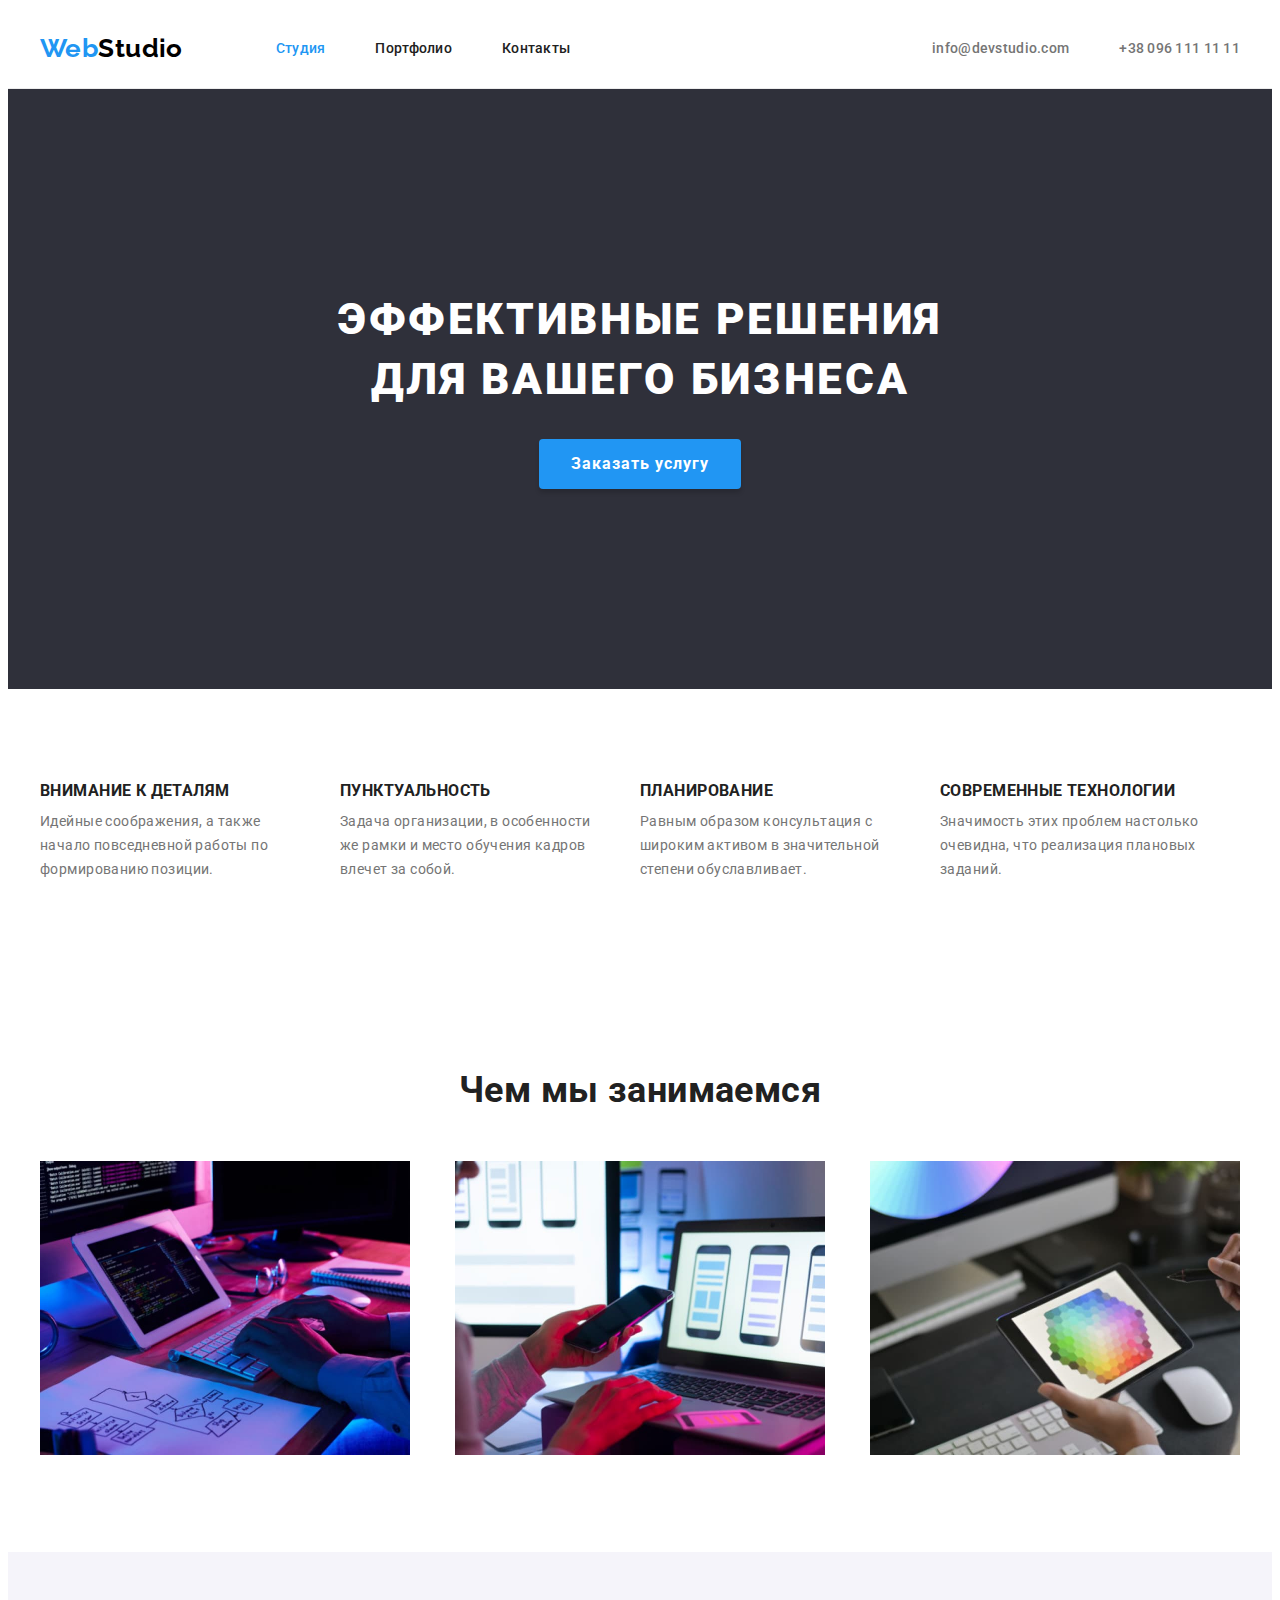
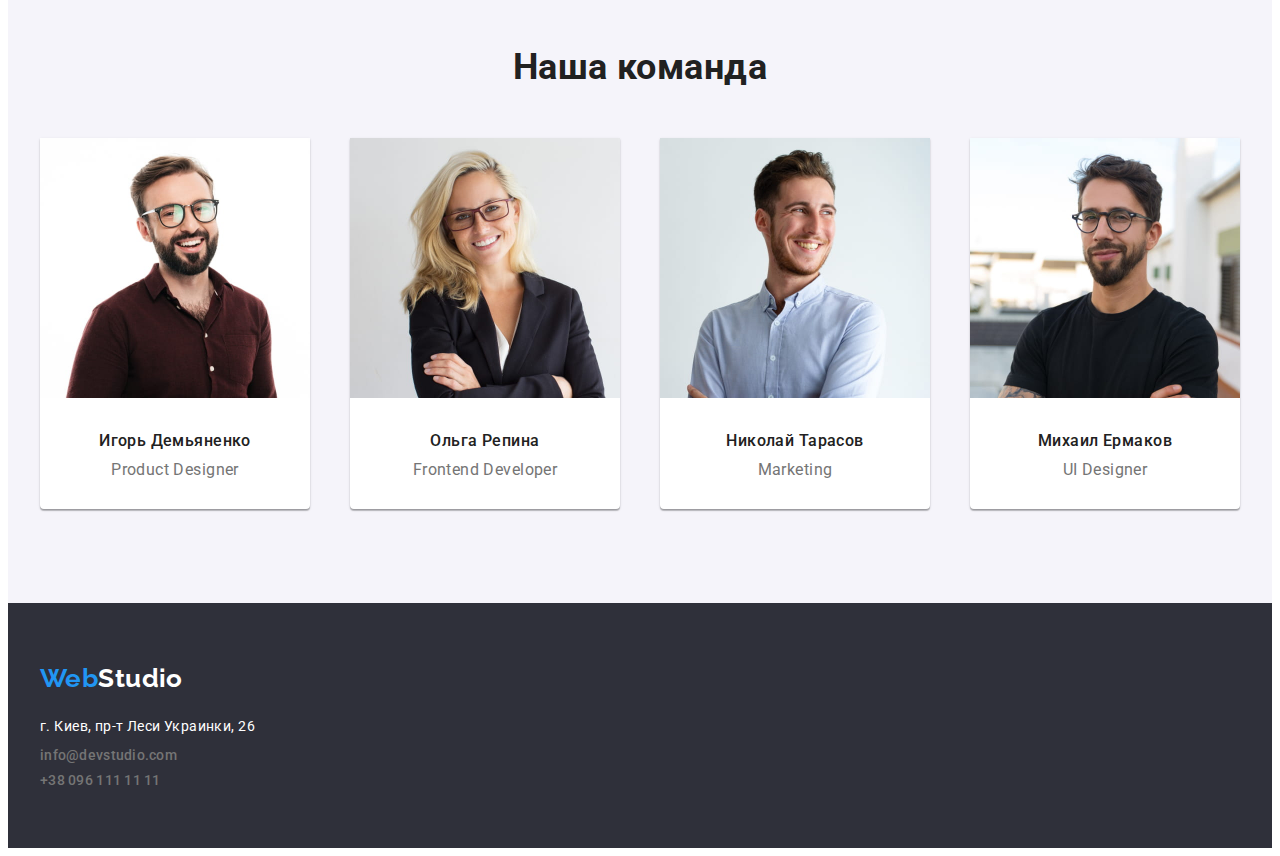
<file: index.html>
<!DOCTYPE html>
<html lang="ru">
    <head>
        <meta charset="UTF-8">
        <meta name="viewport" content="width=device-width, initial-scale=1.0">
        <title>WebStudio | Главная</title>
        <link rel="stylesheet" href="https://cdnjs.cloudflare.com/ajax/libs/modern-normalize/1.0.0/modern-normalize.min.css"
            integrity="sha512-ISS7cAi1PEhQ8jnbJpJZMd29NlhNj4AWYyLOSp2CE/CsHxTCu+r+t0D2yoJudVrd0/8fTVPUVDzY5Tvli75u/g=="
            crossorigin="anonymous" />
        <link rel="preconnect" href="https://fonts.gstatic.com">
        <link
            href="https://fonts.googleapis.com/css2?family=Raleway:wght@700&family=Roboto:wght@300;400;500;700;900&display=swap"
            rel="stylesheet">
        <link rel="stylesheet" href="./css/style.css">
    </head>

    <body>

        <!-- Header block -->
        <header>
            <div class="header container">
                <nav class="nav">
                    <a class="logo" href="./index.html">
                        Web<span class="color-black">Studio</span>
                    </a>
                    <ul class="nav-list">
                        <li class="nav-item"><a class="nav-link nav-link__current" href="./index.html">Студия</a></li>
                        <li class="nav-item"><a class="nav-link" href="./portfolio.html">Портфолио</a></li>
                        <li class="nav-item"><a class="nav-link" href="">Контакты</a></li>
                    </ul>
                </nav>
                <ul class="header-contacts__list">
                    <li class="contacts-item"><a class="contacts-link" href="mailto:info@devstudio.com">info@devstudio.com</a></li>
                    <li class="contacts-item"><a class="contacts-link" href="tel:+380961111111">+38 096 111 11 11</a></li>
                </ul>
            </div>
        </header>

        <!-- Main content -->
        <main>
            <section class="hero">
                <div class="hero-section__container">
                    <h1 class="hero-section__heading">Эффективные решения для вашего бизнеса</h1>
                    <a class="hero-btn" href="">Заказать услугу</a>
                </div>
            </section>
            
            <section class="section">
                <div class="container">
                    <h2 class="visually-hidden">Наши преимущества</h2>
                    <ul class="pros-list">
                        <li class="pros-item">
                            <h3 class="pros-item__heading">Внимание к деталям</h3>
                            <p class="pros-item__description">Идейные соображения, а также начало повседневной работы по формированию позиции.</p>
                        </li>
                        <li class="pros-item">
                            <h3 class="pros-item__heading">Пунктуальность</h3>
                            <p class="pros-item__description">Задача организации, в особенности же рамки и место обучения кадров влечет за собой.</p>
                        </li>
                        <li class="pros-item">
                            <h3 class="pros-item__heading">Планирование</h3>
                            <p class="pros-item__description">Равным образом консультация с широким активом в значительной степени обуславливает.</p>
                        </li>
                        <li class="pros-item">
                            <h3 class="pros-item__heading">Современные технологии</h3>
                            <p class="pros-item__description">Значимость этих проблем настолько очевидна, что реализация плановых заданий.</p>
                        </li>
                    </ul>
                </div>
            </section>
            
            <section class="occupation-section section">
                <div class="container">
                    <h2 class="occupation-section__heading">Чем мы занимаемся</h2>
                    <ul class="occupation-list">
                        <li class="occupation-item"><img src="./img/main_1.jpg" alt="Работа за ноутбуком" width="370" height="294"></li>
                        <li class="occupation-item"><img src="./img/main_2.jpg" alt="Листание инстика во время работы за ноутбуком" width="370" height="294">
                        </li>
                        <li class="occupation-item"><img src="./img/main_3.jpg" alt="Разглядывание цветовой палитры на планшене" width="370" height="294"></li>
                    </ul>
                </div>
            </section>
            
            <section class="team-section section">
                <div class="container">
                    <h2 class="team-section__heading">Наша команда</h2>
                    <ul class="team-list">
                        <li class="team-item">
                            <img class="team-item__thumbnail" src="./img/team_1.jpg" alt="Игорь Демьяненко" width="270" height="260">
                            <div class="team-item__text-block">
                                <h3 class="team-item__heading">Игорь Демьяненко</h3>
                                <p class="team-item__description">Product Designer</p>
                            </div>
                        </li>
                        <li class="team-item">
                            <img class="team-item__thumbnail" src="./img/team_2.jpg" alt="Ольга Репина" width="270" height="260">
                            <div class="team-item__text-block">
                                <h3 class="team-item__heading">Ольга Репина</h3>
                                <p class="team-item__description">Frontend Developer</p>
                            </div>
                        </li>
                        <li class="team-item">
                            <img class="team-item__thumbnail" src="./img/team_3.jpg" alt="Николай Тарасов" width="270" height="260">
                            <div class="team-item__text-block">
                                <h3 class="team-item__heading">Николай Тарасов</h3>
                                <p class="team-item__description">Marketing</p>
                            </div>
                        </li>
                        <li class="team-item">
                            <img class="team-item__thumbnail" src="./img/team_4.jpg" alt="Михаил Ермаков" width="270" height="260">
                            <div class="team-item__text-block">
                                <h3 class="team-item__heading">Михаил Ермаков</h3>
                                <p class="team-item__description">UI Designer</p>
                            </div>
                        </li>
                    </ul>
                </div>
            </section>
        </main>

        <!-- Footer block -->
        <footer class="footer">
            <div class="container">
                <a class="logo" href="./index.html" title="logo">
                    Web<span class="color-white">Studio</span>
                </a>
                <address>г. Киев, пр-т Леси Украинки, 26</address>
                <ul class="footer-contacts__list">
                    <li class="contacts-item"><a class="contacts-link" href="mailto:info@devstudio.com">info@devstudio.com</a></li>
                    <li class="contacts-item"><a class="contacts-link" href="tel:+380961111111">+38 096 111 11 11</a></li>
                </ul>
            </div>
        </footer>
    </body>
</html>
</file>
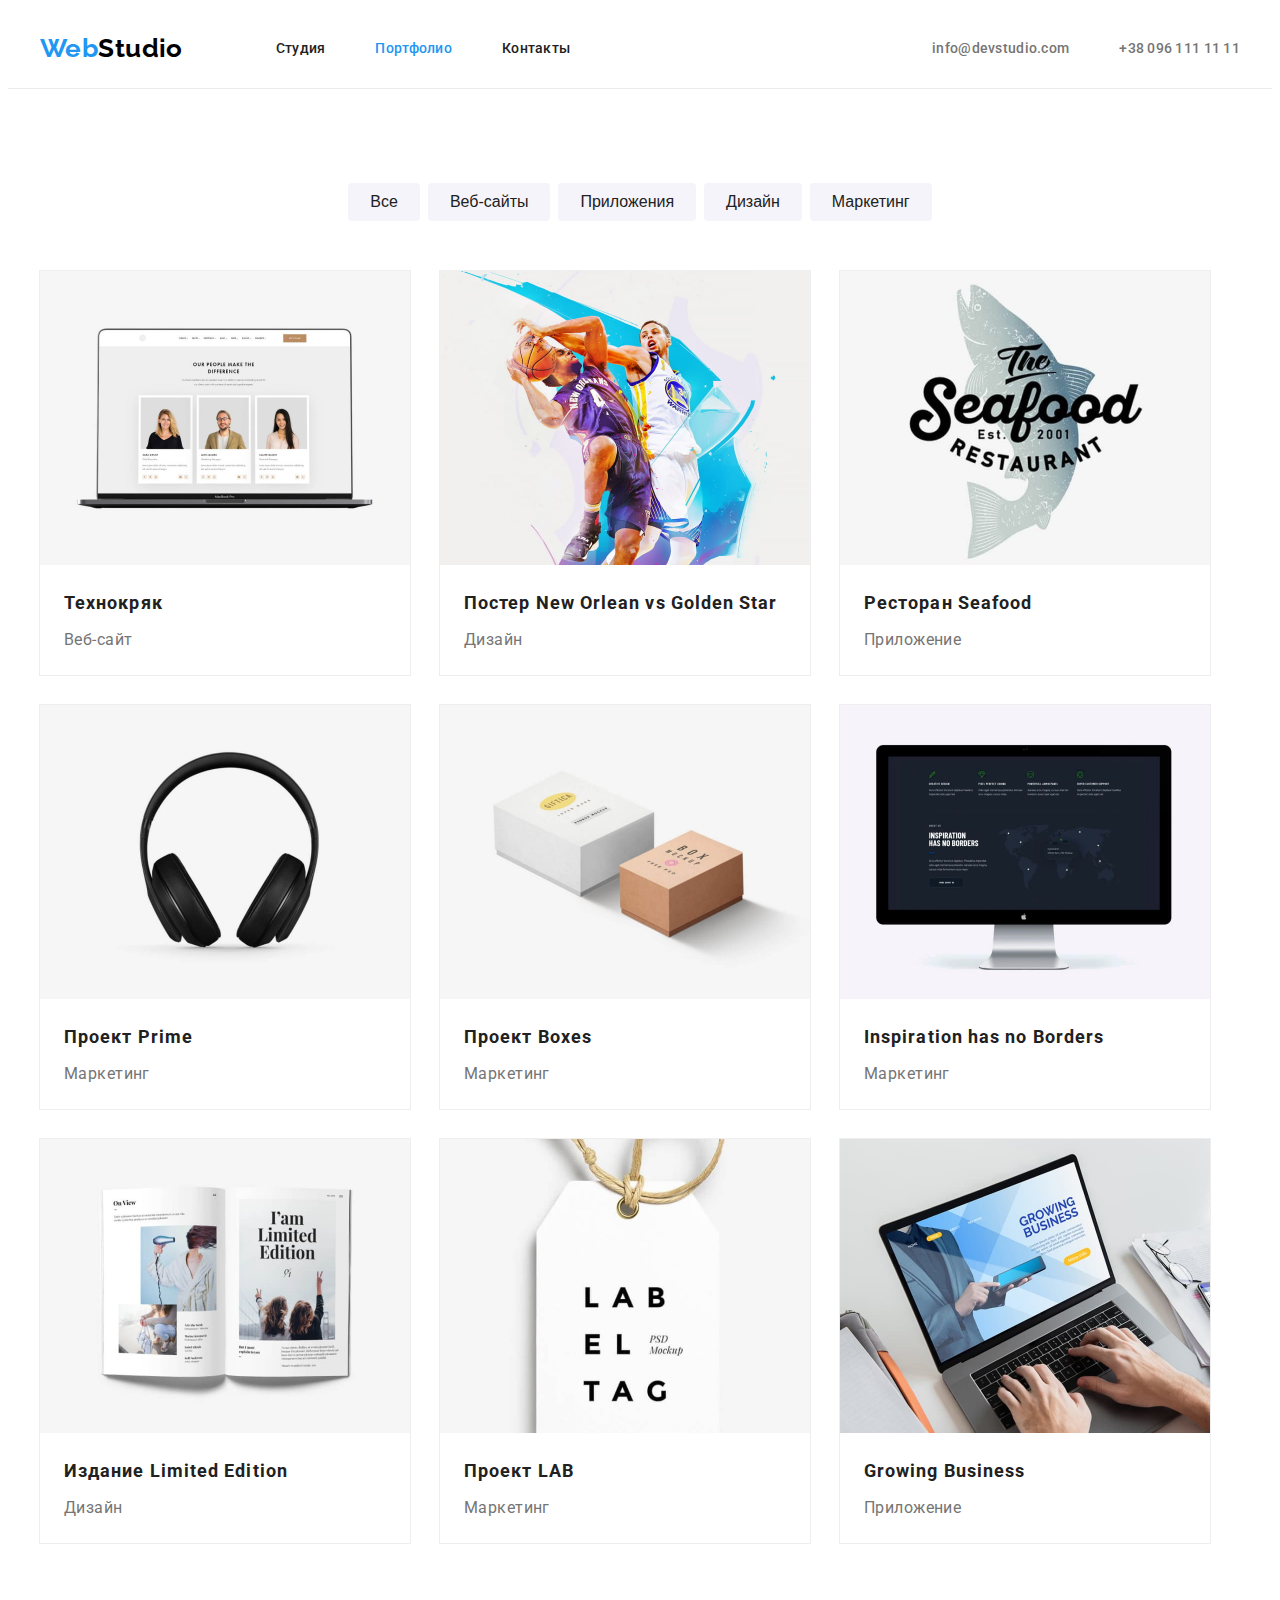
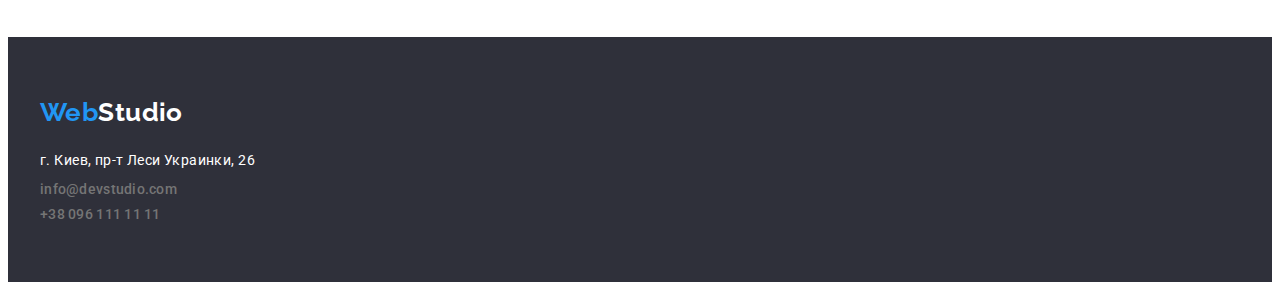
<file: portfolio.html>
<!DOCTYPE html>
<html lang="ru">
    <head>
        <meta charset="UTF-8">
        <meta name="viewport" content="width=device-width, initial-scale=1.0">
        <title>WebStudio | Портфолио</title>
        <link rel="stylesheet" href="https://cdnjs.cloudflare.com/ajax/libs/modern-normalize/1.0.0/modern-normalize.min.css"
            integrity="sha512-ISS7cAi1PEhQ8jnbJpJZMd29NlhNj4AWYyLOSp2CE/CsHxTCu+r+t0D2yoJudVrd0/8fTVPUVDzY5Tvli75u/g=="
            crossorigin="anonymous" />
        <link rel="preconnect" href="https://fonts.gstatic.com">
        <link
            href="https://fonts.googleapis.com/css2?family=Raleway:wght@700&family=Roboto:wght@300;400;500;700;900&display=swap"
            rel="stylesheet">
        <link rel="stylesheet" href="./css/style.css">
    </head>
    
    <body>
    
        <!-- Header block -->
        <header>
            <div class="header container">
                <nav class="nav">
                    <a class="logo" href="./index.html">
                        Web<span class="color-black">Studio</span>
                    </a>
                    <ul class="nav-list">
                        <li class="nav-item"><a class="nav-link" href="./index.html">Студия</a></li>
                        <li class="nav-item"><a class="nav-link nav-link__current" href="./portfolio.html">Портфолио</a></li>
                        <li class="nav-item"><a class="nav-link" href="">Контакты</a></li>
                    </ul>
                </nav>
                <ul class="header-contacts__list">
                    <li class="contacts-item"><a class="contacts-link" href="mailto:info@devstudio.com">info@devstudio.com</a>
                    </li>
                    <li class="contacts-item"><a class="contacts-link" href="tel:+380961111111">+38 096 111 11 11</a></li>
                </ul>
            </div>
        </header>

        <!-- Main content -->
        <main>
            <section class="section container">
                <h2 class="visually-hidden">Портфолио</h2>
                    <ul class="filters-list">
                        <li class="filter-item"><button type="button" class="filter-btn">Все</button></li>
                        <li class="filter-item"><button type="button" class="filter-btn">Веб-сайты</button></li>
                        <li class="filter-item"><button type="button" class="filter-btn">Приложения</button></li>
                        <li class="filter-item"><button type="button" class="filter-btn">Дизайн</button></li>
                        <li class="filter-item"><button type="button" class="filter-btn">Маркетинг</button></li>
                    </ul>
                <ul class="portfolio-list">
                    <li class="portfolio-item">
                        <a href="#">
                            <img src="./img/portfolio/img1.jpg" alt="Технокряк" width="370" height="294">
                            <div class="portfolio-item__text-block">
                                <h3 class="portfolio-item__heading">Технокряк</h3>
                                <p class="portfolio-item__description">Веб-сайт</p>
                            </div>
                        </a>
                    </li>
                    <li class="portfolio-item">
                        <a href="#">
                            <img src="./img/portfolio/img2.jpg" alt="Постер Новый Орлеан против Золотой Звезды" width="370" height="294">
                            <div class="portfolio-item__text-block">
                                <h3 class="portfolio-item__heading">Постер New Orlean vs Golden Star</h3>
                                <p class="portfolio-item__description">Дизайн</p>
                            </div>
                        </a>
                    </li>
                    <li class="portfolio-item">
                        <a href="#">
                            <img src="./img/portfolio/img3.jpg" alt="Ресторан Сифуд" width="370" height="294">
                            <div class="portfolio-item__text-block">
                                <h3 class="portfolio-item__heading">Ресторан Seafood</h3>
                                <p class="portfolio-item__description">Приложение</p>
                            </div>
                        </a>
                    </li>
                    <li class="portfolio-item">
                        <a href="#">
                            <img src="./img/portfolio/img4.jpg" alt="Проект Прайм" width="370" height="294">
                            <div class="portfolio-item__text-block">
                                <h3 class="portfolio-item__heading">Проект Prime</h3>
                                <p class="portfolio-item__description">Маркетинг</p>
                            </div>
                        </a>
                    </li>
                    <li class="portfolio-item">
                        <a href="#">
                            <img src="./img/portfolio/img5.jpg" alt="Проект Боксез" width="370" height="294">
                            <div class="portfolio-item__text-block">
                                <h3 class="portfolio-item__heading">Проект Boxes</h3>
                                <p class="portfolio-item__description">Маркетинг</p>
                            </div>
                        </a>
                    </li>
                    <li class="portfolio-item">
                        <a href="#">
                            <img src="./img/portfolio/img6.jpg" alt="Вдохновение не имеет границ" width="370" height="294">
                            <div class="portfolio-item__text-block">
                                <h3 class="portfolio-item__heading">Inspiration has no Borders</h3>
                                <p class="portfolio-item__description">Маркетинг</p>
                            </div>
                        </a>
                    </li>
                    <li class="portfolio-item">
                        <a href="#">
                            <img src="./img/portfolio/img7.jpg" alt="Издание Лимитед Эдишен" width="370" height="294">
                            <div class="portfolio-item__text-block">
                                <h3 class="portfolio-item__heading">Издание Limited Edition</h3>
                                <p class="portfolio-item__description">Дизайн</p>
                            </div>
                        </a>
                    </li>
                    <li class="portfolio-item">
                        <a href="#">
                            <img src="./img/portfolio/img8.jpg" alt="Проект ЛАБ" width="370" height="294">
                            <div class="portfolio-item__text-block">
                                <h3 class="portfolio-item__heading">Проект LAB</h3>
                                <p class="portfolio-item__description">Маркетинг</p>
                            </div>
                        </a>
                    </li>
                    <li class="portfolio-item">
                        <a href="#">
                            <img src="./img/portfolio/img9.jpg" alt="Рост Бизнеса" height="294">
                            <div class="portfolio-item__text-block">
                                <h3 class="portfolio-item__heading">Growing Business</h3>
                                <p class="portfolio-item__description">Приложение</p>
                            </div>
                        </a>
                    </li>
                </ul>
            </section>
        </main>

    <!-- Footer block -->
    <footer class="footer">
        <div class="container">
            <a class="logo" href="./index.html" title="logo">
                Web<span class="color-white">Studio</span>
            </a>
            <address>г. Киев, пр-т Леси Украинки, 26</address>
            <ul class="footer-contacts__list">
                <li class="contacts-item"><a class="contacts-link" href="mailto:info@devstudio.com">info@devstudio.com</a>
                </li>
                <li class="contacts-item"><a class="contacts-link" href="tel:+380961111111">+38 096 111 11 11</a></li>
            </ul>
        </div>
    </footer>
    </body>
</html>
</file>
<file: css/style.css>
/* VARIABLES */

:root {
	--brandblue: #2196f3;
	--brandblue__active: #41aaff;
	--darktext: #212121;
	--lighttext: #757575;
	--bgdark: #2f303a;
	--bglight: #f5f4fa;
	--white: #fff;
	--black: #000;
	--btn-shadow: 0px 4px 4px rgba(0, 0, 0, 0.15);
}

.color-black {
	color: var(--black);
}

.color-white {
	color: var(--white);
}

/* COMMON STYLES */

body {
	font-family: "Roboto", sans-serif;
	font-style: normal;
	font-weight: 400;
	font-size: 14px;
	letter-spacing: 0.03em;
	color: var(--darktext);
}

address {
	font-style: normal;
	font-weight: 400;
	line-height: 24px;
	color: var(--white);
}

ul {
	list-style: none;
	margin: 0;
	padding: 0;
}

a {
	text-decoration: none;
}

.container {
	width: 1200px;
	padding: 0 15px;
	margin: 0 auto;
}

.logo {
	font-family: Raleway;
	font-weight: 700;
	font-size: 26px;
	line-height: 31px;
	margin-right: 93px;
	color: var(--brandblue);
}

.header,
.nav,
.nav-list,
.header-contacts__list {
	display: flex;
	align-items: center;
}

header {
	border-bottom: 1px solid #ececec;
}

.nav-item,
.contacts-item {
	font-weight: 500;
	line-height: 16px;
	letter-spacing: 0.02em;
}

.nav-list > .nav-item:not(:last-child),
.header-contacts__list > .contacts-item:not(:last-child) {
	margin-right: 50px;
}

.header-contacts__list {
	margin-left: auto;
}

.nav-link,
.contacts-link {
	display: block;
	padding-top: 32px;
	padding-bottom: 32px;
	color: var(--darktext);
}

.nav-link__current {
	color: var(--brandblue);
}

.contacts-link {
	color: var(--lighttext);
}

.nav-link:hover,
.nav-link:focus,
.contacts-link:hover,
.contacts-link:focus {
	color: var(--brandblue);
}

.hero {
	display: flex;
	justify-content: center;
	align-items: center;
	padding-top: 200px;
	padding-bottom: 200px;
}

.hero,
.footer {
	background-color: var(--bgdark);
}

.section {
	padding-top: 94px;
	padding-bottom: 94px;
}

.hero-section__container {
	width: 696px;
	text-align: center;
}

.hero-section__heading {
	margin: 0 auto 30px;
	font-weight: 900;
	font-size: 44px;
	line-height: 60px;
	letter-spacing: 0.06em;
	text-transform: uppercase;
	color: var(--white);
}

.hero-btn {
	display: inline-block;
	padding: 10px 32px;
	background: var(--brandblue);
	box-shadow: var(--btn-shadow);
	border-radius: 4px;
	font-weight: 700;
	font-size: 16px;
	line-height: 30px;
	letter-spacing: 0.06em;
	color: var(--white);
}

.pros-list {
	display: flex;
	flex-wrap: wrap;
}

.pros-item {
	width: calc((1170px - 90px) / 4);
}

.pros-item:not(:nth-child(4n)) {
	margin-right: 30px;
}

.pros-item__heading {
	margin-top: 0;
	margin-bottom: 10px;
	font-weight: 700;
	line-height: 16px;
	text-transform: uppercase;
	color: var(--darktext);
}

.pros-item__description {
	margin-top: 0;
	margin-bottom: 0;
	line-height: 24px;
	color: var(--lighttext);
}

.pros-section__heading,
.occupation-section__heading,
.team-section__heading,
.portfolio-section__heading {
	margin-top: 0;
	margin-bottom: 50px;
	font-weight: 700;
	font-size: 36px;
	line-height: 42px;
	text-align: center;
	color: var(--darktext);
}

.occupation-list {
	display: flex;
	justify-content: space-between;
}

.occupation-item {
	width: 370px;
}

.bgcolor-light {
	background-color: var(--bglight);
}

.team-list {
	display: flex;
	justify-content: space-between;
}

.team-item {
	width: 270px;
	background: #ffffff;
	box-shadow: 0px 1px 3px rgba(0, 0, 0, 0.12), 0px 1px 1px rgba(0, 0, 0, 0.14),
		0px 2px 1px rgba(0, 0, 0, 0.2);
	border-radius: 0px 0px 4px 4px;
}

.team-item__text-block {
	padding-top: 30px;
	padding-bottom: 30px;
}

.team-section {
	background-color: var(--bglight);
}

.team-item__heading,
.team-item__description {
	font-size: 16px;
	line-height: 19px;
	text-align: center;
}

.team-item__heading {
	font-weight: 500;
	margin-top: 0;
	margin-bottom: 10px;
}

.team-item__description {
	color: var(--lighttext);
	margin-top: 0;
	margin-bottom: 0;
}

.footer {
	padding-top: 60px;
	padding-bottom: 60px;
}

.footer .logo {
	display: inline-block;
	margin-bottom: 20px;
}

.footer address,
.footer-contacts__list .contacts-item:not(:last-child) {
	margin-bottom: 9px;
}

.footer-contacts__list .contacts-link {
	display: inline-block;
	padding-top: 0;
	padding-bottom: 0;
}

.filters-list {
	display: flex;
	justify-content: center;
	margin-bottom: 50px;
}

.filter-item:not(:last-child) {
	margin-right: 8px;
}

.filter-btn {
	display: inline-block;
	font-weight: 500;
	font-size: 16px;
	line-height: 26px;
	padding: 6px 22px;
	color: var(--darktext);
	background-color: var(--bglight);
	border-style: none;
	border-radius: 4px;
}

.filter-btn:hover,
.filter-btn:focus {
	background-color: var(--brandblue);
	color: var(--white);
	box-shadow: var(--btn-shadow);
}

.portfolio-list {
	display: flex;
	flex-wrap: wrap;
}

.portfolio-item {
	width: 370px;
	background: #ffffff;
	outline: 1px solid #eeeeee;
	margin-bottom: 30px;
}

.portfolio-item img {
	display: block;
}

.portfolio-item a {
	display: block;
}

.portfolio-item:not(:nth-child(3n)) {
	margin-right: 30px;
}

.portfolio-item:nth-last-child(-n + 3) {
	margin-bottom: 0;
}

.portfolio-item__text-block {
	padding: 20px 24px;
}

.portfolio-item__heading,
.portfolio-item__description {
	margin-top: 0;
	margin-bottom: 0;
}

.portfolio-item__heading {
	font-weight: 700;
	font-size: 18px;
	line-height: 36px;
	letter-spacing: 0.06em;
	color: var(--darktext);
	margin-bottom: 4px;
}

.portfolio-item__description {
	font-size: 16px;
	line-height: 30px;
	color: var(--lighttext);
}

/* UTILITES */

.visually-hidden {
	position: absolute;
	clip: rect(0 0 0 0);
	width: 1px;
	height: 1px;
	margin: -1px;
}
</file>
